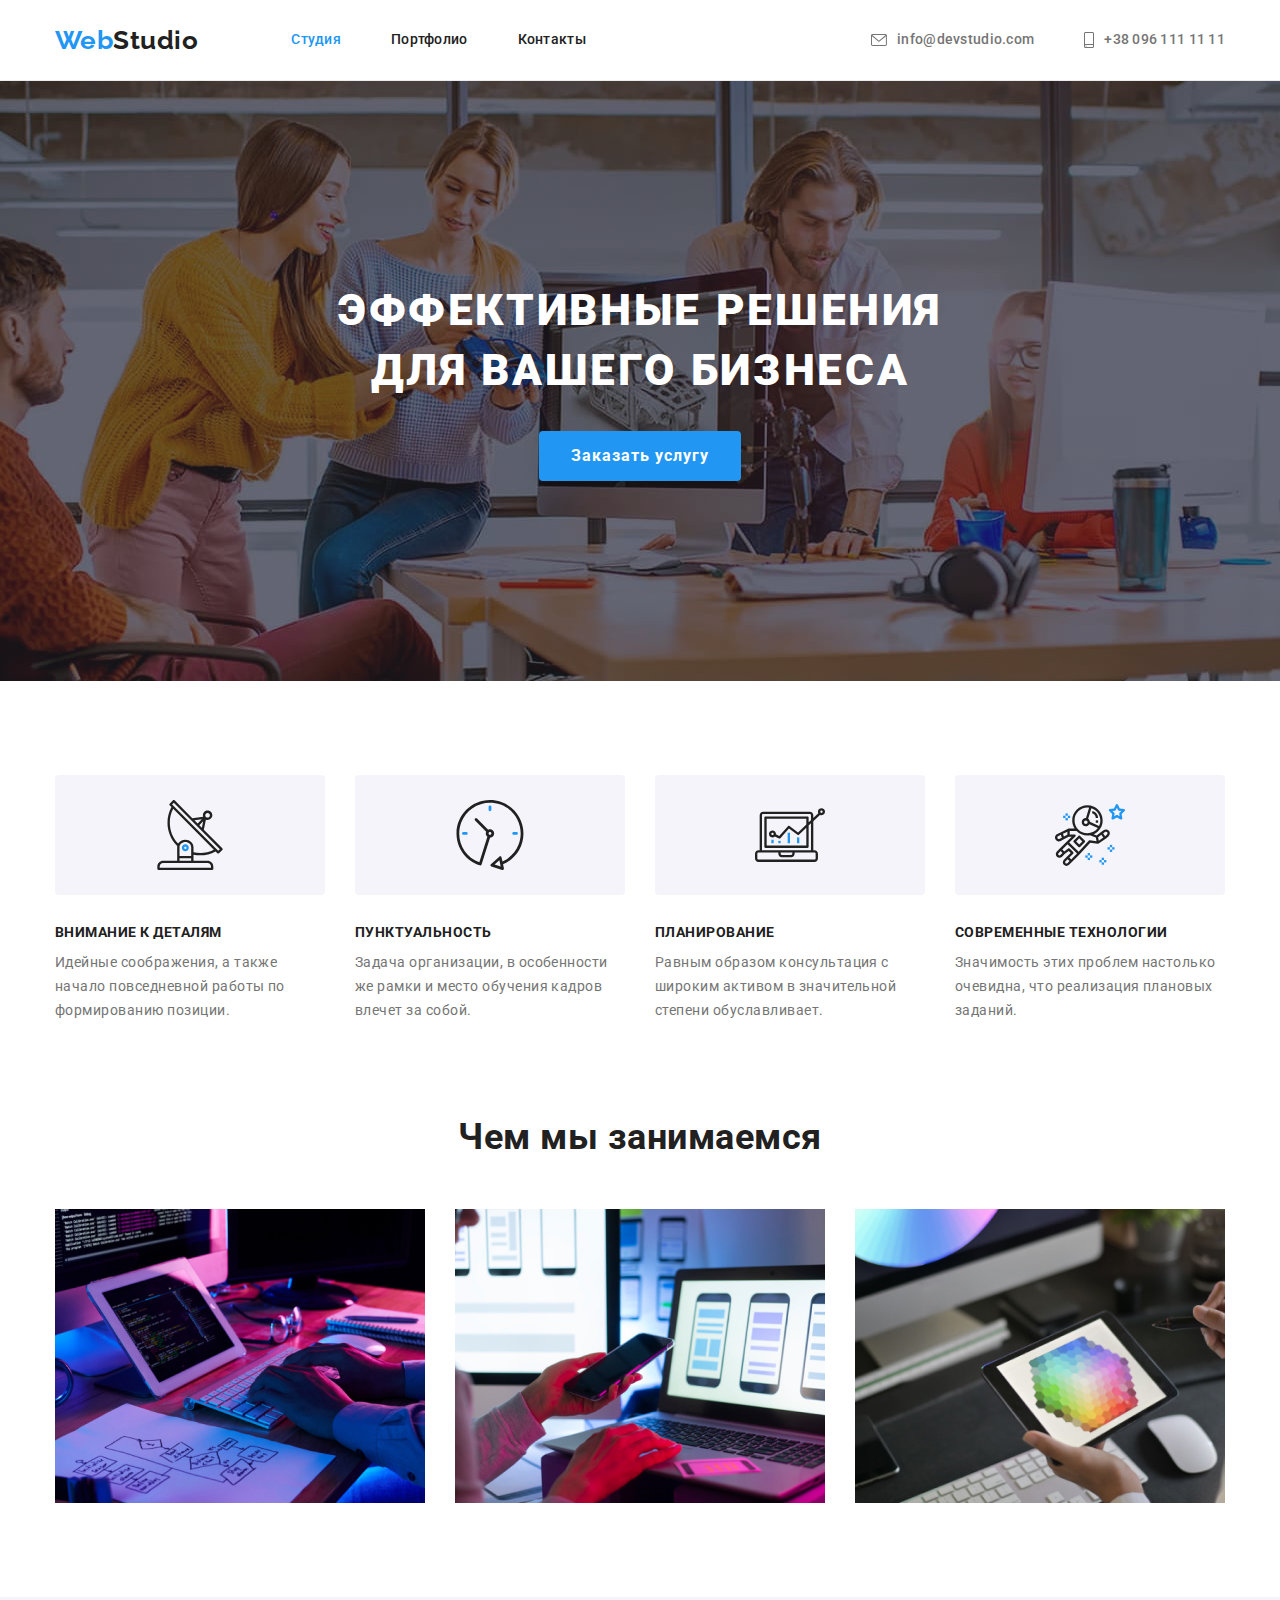
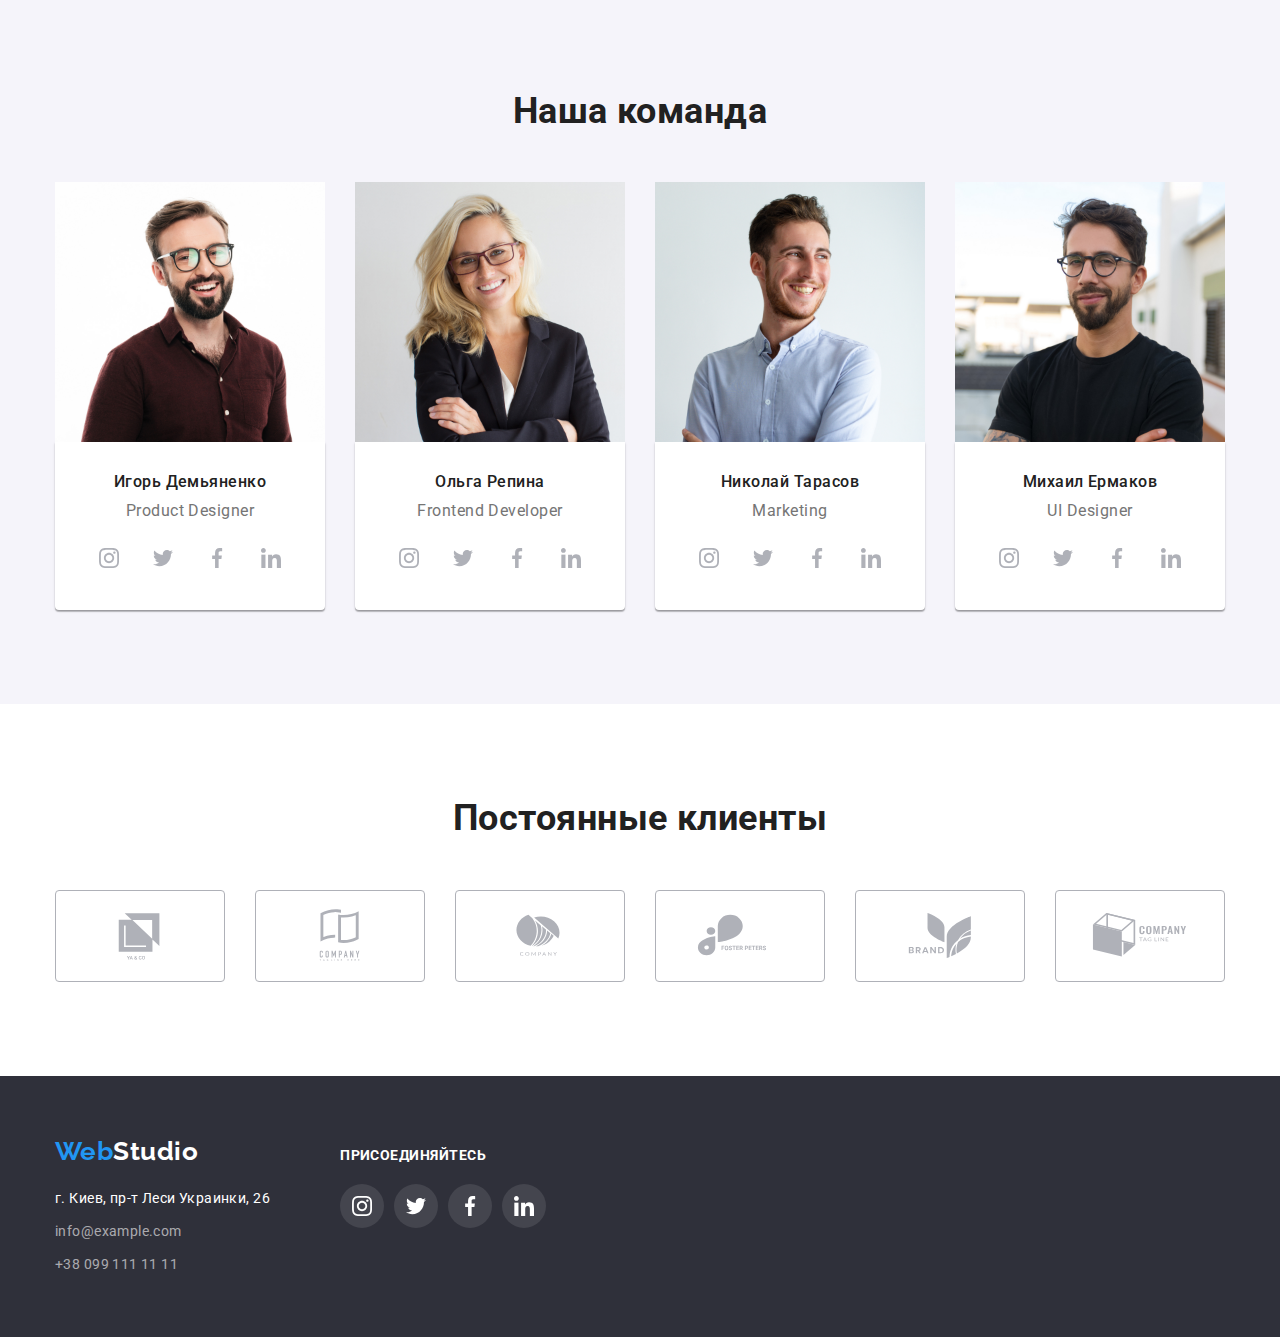
<file: index.html>
<!DOCTYPE html>
<html lang="ru">
<head>
  <meta charset="UTF-8" />
  <meta http-equiv="X-UA-Compatible" content="IE=edge" />
  <meta name="viewport" content="width=device-width, initial-scale=1.0" />
  <title>WebStudio</title>
  <link rel="preconnect" href="https://fonts.googleapis.com" />
  <link rel="preconnect" href="https://fonts.gstatic.com" crossorigin />
  <link href="https://fonts.googleapis.com/css2?family=Raleway:wght@700&family=Roboto:wght@400;500;700;900&display=swap"
    rel="stylesheet" />
  <link rel="stylesheet" href="https://cdnjs.cloudflare.com/ajax/libs/modern-normalize/1.1.0/modern-normalize.min.css" />
  <link rel="stylesheet" href="./css/styles.css" />
</head>
<body>
  <!-- Шапка сайта -->
  <header class="page-header">
    <div class="header-container container">
      <a href="/" class="logo header-logo-margin">Web<span class="header-logo">Studio</span></a>

      <!-- Навигация сайта -->
      <nav>
        <ul class="site-nav list">
          <li class="site-nav-item">
            <a href="./index.html" class="site-nav-link current">Студия</a>
          </li>
          <li class="site-nav-item">
            <a href="./portfolio.html" class="site-nav-link">Портфолио</a>
          </li>
          <li class="site-nav-item">
            <a href="" class="site-nav-link">Контакты</a>
          </li>
        </ul>
      </nav>

      <ul class="contacts-nav list">
        <li class="contacts-nav-item">
          <a href="mailto:info@devstudio.com" class="contacts-nav-link">
            <svg class="contacts-nav-icon" width="16" height="12">
              <use href="./images/icons.svg#envelope-icon"></use>
            </svg>
          info@devstudio.com</a>
        </li>
        <li class="contacts-nav-item">
          <a href="tel:+380961111111" class="contacts-nav-link">
            <svg class="contacts-nav-icon" width="10" height="16">
              <use href="./images/icons.svg#smartphone-icon"></use>
            </svg>
            +38 096 111 11 11</a>
        </li>
      </ul>
    </div>
  </header>
    
  <!-- Основная часть сайта -->
  <main>
    <!-- Герой -->
    <section class="hero overlay">
      <div class="container">
        <h1 class="hero-title">Эффективные решения для вашего бизнеса</h1>
        <button type="button" class="hero-button button">Заказать услугу</button>
      </div>
    </section>

    <!-- Особенности -->
    <section class="features section">
      <div class="container">
        <h2 class="features-title section-title visually-hidden">Особенности</h2>

        <ul class="features-list list">
          <li class="features-list-item">
            <div class="features-icon-bg">
              <svg class="antenna-icon" width="70" height="70">
                <use href="./images/icons.svg#antenna-icon"></use>
              </svg>
            </div>
            <h3 class="features-list-title">Внимание к деталям</h3>
            <p class="features-list-text">
              Идейные соображения, а также начало повседневной работы по формированию позиции.
            </p>
          </li>

          <li class="features-list-item">
            <div class="features-icon-bg">
              <svg class="clock-icon" width="70" height="70">
                <use href="./images/icons.svg#clock-icon"></use>
              </svg>
            </div>
            <h3 class="features-list-title">Пунктуальность</h3>
            <p class="features-list-text">
              Задача организации, в особенности же рамки и место обучения кадров влечет за собой.
            </p>
          </li>

          <li class="features-list-item">
            <div class="features-icon-bg">
              <svg class="diagram-icon" width="70" height="70">
                <use href="./images/icons.svg#diagram-icon"></use>
              </svg>
            </div>
            <h3 class="features-list-title">Планирование</h3>
            <p class="features-list-text">
              Равным образом консультация с широким активом в значительной степени обуславливает.
            </p>
          </li>

          <li class="features-list-item">
            <div class="features-icon-bg">
              <svg class="astronaut-icon" width="70" height="70">
                <use href="./images/icons.svg#astronaut-icon"></use>
              </svg>
            </div>
            <h3 class="features-list-title">Современные технологии</h3>
            <p class="features-list-text">
              Значимость этих проблем настолько очевидна, что реализация плановых заданий.
            </p>
          </li>
        </ul>
      </div>
    </section>
            
    <!-- Чем мы занимаемся -->      
    <section class="skills section no-padding">
      <div class="container">
        <h2 class="skills-title section-title">Чем мы занимаемся</h2>

        <ul class="skills-list list">
          <li class="skills-list-item">
            <img src="./images/work-1.jpg" 
              alt="Человек печатает на клавиатуре подключенной к планшету" 
              width="370"
              height="294" 
              class=skills-list-img />
          </li>

          <li class="skills-list-item">
            <img src="./images/work-2.jpg" 
              alt="Человек держит смартфон и работает за компьютером" 
              width="370"
              height="294"
              class=skills-list-img />
          </li>

          <li class="skills-list-item">
            <img src="./images/work-3.jpg" 
              alt="Человек работает с палитрой цветов на планшете" 
              width="370"
              height="294"
              class=skills-list-img />
          </li>
        </ul>
      </div>
    </section>

    <!-- Наша команда -->
    <section class="team section">
      <div class="container">
        <h2 class="team-title section-title">Наша команда</h2>

        <ul class="team-list list">
          <li class="team-list-item">
            <img src="./images/man-1.jpg" 
              alt="Мужчина в очках и бордовой рубашке" 
              width="270"
              height="260" 
              class="team-list-img" />
            <div class="team-card-container">
              <h3 class="team-card-title">Игорь Демьяненко</h3>
              <p class="team-card-text" lang="en">Product Designer</p>

              <ul class="team-social-list list">
                <li class="team-social-item">
                  <a href="" class="team-social-link" aria-label="Instagram">
                    <svg class="team-social-icon" width="20" height="20">
                      <use href="./images/icons.svg#instagram-icon"></use>
                    </svg>
                  </a>
                </li>
                <li class="team-social-item">
                  <a href="" class="team-social-link" aria-label="Twitter">
                    <svg class="team-social-icon" width="20" height="20">
                      <use href="./images/icons.svg#twitter-icon"></use>
                    </svg>
                  </a>
                </li>
                <li class="team-social-item">
                  <a href="" class="team-social-link" aria-label="Facebook">
                    <svg class="team-social-icon" width="20" height="20">
                      <use href="./images/icons.svg#facebook-icon"></use>
                    </svg>
                  </a>
                </li>
                <li class="team-social-item">
                  <a href="" class="team-social-link" aria-label="LinkedIn">
                    <svg class="team-social-icon" width="20" height="20">
                      <use href="./images/icons.svg#linkedin-icon"></use>
                    </svg>
                  </a>
                </li>
              </ul>
            </div>
          </li>

          <li class="team-list-item">
            <img src="./images/woman-2.jpg" 
              alt="Женщина в очках и пиджаке" 
              width="270"
              height="260"
              class="team-list-img" />
            <div class="team-card-container">
              <h3 class="team-card-title">Ольга Репина</h3>
              <p class="team-card-text" lang="en">Frontend Developer</p>

              <ul class="team-social-list list">
                <li class="team-social-item">
                  <a href="" class="team-social-link" aria-label="Instagram">
                    <svg class="team-social-icon" width="20" height="20">
                      <use href="./images/icons.svg#instagram-icon"></use>
                    </svg>
                  </a>
                </li>
                <li class="team-social-item">
                  <a href="" class="team-social-link" aria-label="Twitter">
                    <svg class="team-social-icon" width="20" height="20">
                      <use href="./images/icons.svg#twitter-icon"></use>
                    </svg>
                  </a>
                </li>
                <li class="team-social-item">
                  <a href="" class="team-social-link" aria-label="Facebook">
                    <svg class="team-social-icon" width="20" height="20">
                      <use href="./images/icons.svg#facebook-icon"></use>
                    </svg>
                  </a>
                </li>
                <li class="team-social-item">
                  <a href="" class="team-social-link" aria-label="LinkedIn">
                    <svg class="team-social-icon" width="20" height="20">
                      <use href="./images/icons.svg#linkedin-icon"></use>
                    </svg>
                  </a>
                </li>
              </ul>
            </div>
          </li>

          <li class="team-list-item">
            <img src="./images/man-3.jpg" 
              alt="Мужчина в голубой рубашке" 
              width="270"
              height="260"
              class="team-list-img" />
            <div class="team-card-container">
              <h3 class="team-card-title">Николай Тарасов</h3>
              <p class="team-card-text" lang="en">Marketing</p>

              <ul class="team-social-list list">
                <li class="team-social-item">
                  <a href="" class="team-social-link" aria-label="Instagram">
                    <svg class="team-social-icon" width="20" height="20">
                      <use href="./images/icons.svg#instagram-icon"></use>
                    </svg>
                  </a>
                </li>
                <li class="team-social-item">
                  <a href="" class="team-social-link" aria-label="Twitter">
                    <svg class="team-social-icon" width="20" height="20">
                      <use href="./images/icons.svg#twitter-icon"></use>
                    </svg>
                  </a>
                </li>
                <li class="team-social-item">
                  <a href="" class="team-social-link" aria-label="Facebook">
                    <svg class="team-social-icon" width="20" height="20">
                      <use href="./images/icons.svg#facebook-icon"></use>
                    </svg>
                  </a>
                </li>
                <li class="team-social-item">
                  <a href="" class="team-social-link" aria-label="LinkedIn">
                    <svg class="team-social-icon" width="20" height="20">
                      <use href="./images/icons.svg#linkedin-icon"></use>
                    </svg>
                  </a>
                </li>
              </ul>
            </div>
          </li>
          
          <li class="team-list-item">
            <img src="./images/man-4.jpg" 
              alt="Мужчина в очках и черной футболке" 
              width="270"
              height="260"
              class="team-list-img" />
            <div class="team-card-container">
              <h3 class="team-card-title">Михаил Ермаков</h3>
              <p class="team-card-text" lang="en">UI Designer</p>

              <ul class="team-social-list list">
                <li class="team-social-item">
                  <a href="" class="team-social-link" aria-label="Instagram">
                    <svg class="team-social-icon" width="20" height="20">
                      <use href="./images/icons.svg#instagram-icon"></use>
                    </svg>
                  </a>
                </li>
                <li class="team-social-item">
                  <a href="" class="team-social-link" aria-label="Twitter">
                    <svg class="team-social-icon" width="20" height="20">
                      <use href="./images/icons.svg#twitter-icon"></use>
                    </svg>
                  </a>
                </li>
                <li class="team-social-item">
                  <a href="" class="team-social-link" aria-label="Facebook">
                    <svg class="team-social-icon" width="20" height="20">
                      <use href="./images/icons.svg#facebook-icon"></use>
                    </svg>
                  </a>
                </li>
                <li class="team-social-item">
                  <a href="" class="team-social-link" aria-label="LinkedIn">
                    <svg class="team-social-icon" width="20" height="20">
                      <use href="./images/icons.svg#linkedin-icon"></use>
                    </svg>
                  </a>
                </li>
              </ul>
            </div>
          </li>
        </ul>
      </div>
    </section>

    <!-- Постоянные клиенты -->
    <section class="clients section">
      <div class="container">
        <h2 class="clients-title section-title">Постоянные клиенты</h2>

        <ul class="clients-list list">
          <li class="clients-list-item">
            <a href="" class="clients-list-link">
              <svg class="clients-list-icon" width="106" height="60">
                <use href="./images/icons.svg#logo-company-1"></use>
              </svg>
            </a>
          </li>
          <li class="clients-list-item">
            <a href="" class="clients-list-link">
              <svg class="clients-list-icon" width="106" height="60">
                <use href="./images/icons.svg#logo-company-2"></use>
              </svg>
            </a>
          </li>
          <li class="clients-list-item">
            <a href="" class="clients-list-link">
              <svg class="clients-list-icon" width="106" height="60">
                <use href="./images/icons.svg#logo-company-3"></use>
              </svg>
            </a>
          </li>
          <li class="clients-list-item">
            <a href="" class="clients-list-link">
              <svg class="clients-list-icon" width="106" height="60">
                <use href="./images/icons.svg#logo-company-4"></use>
              </svg>
            </a>
          </li>
          <li class="clients-list-item">
            <a href="" class="clients-list-link">
              <svg class="clients-list-icon" width="106" height="60">
                <use href="./images/icons.svg#logo-company-5"></use>
              </svg>
            </a>
          </li>
          <li class="clients-list-item">
            <a href="" class="clients-list-link">
              <svg class="clients-list-icon" width="106" height="60">
                <use href="./images/icons.svg#logo-company-6"></use>
              </svg>
            </a>
          </li>
        </ul>
      </div>
    </section>
  </main>

  <!-- Подвал сайта-->
  <footer class="footer">
    <div class="footer-container container">
      <div class="address-connect">
        <a href="/" class="logo footer-logo-margin">Web<span class="footer-logo">Studio</span></a>
        <address>

          <ul class="address-list list">
            <li class="address-list-item">
              <a href="https://goo.gl/maps/LnpC9YfZU35sji429" 
                target="_blank" 
                rel="noopener noreferrer nofollow"
                class="address-list-link map">г. Киев, пр-т Леси Украинки, 26
              </a>
            </li>
            <li class="address-list-item">
              <a href="mailto:info@example.com" class="address-list-link">info@example.com</a>
            </li>
            <li class="address-list-item">
              <a href="tel:+380991111111" class="address-list-link">+38 099 111 11 11</a>
            </li>
          </ul>
        </address>
      </div>

      <div class="footer-connect">
        <p class="footer-connect-text">присоединяйтесь</p>
        <ul class="footer-connect-list list">
          <li class="footer-connect-item">
            <a href="" class="footer-connect-link" aria-label="Instagram">
              <svg class="footer-connect-icon" width="20" height="20">
                <use href="./images/icons.svg#instagram-icon"></use>
              </svg>
            </a>
          </li>
          <li class="footer-connect-item">
            <a href="" class="footer-connect-link" aria-label="Twitter">
              <svg class="footer-connect-icon" width="20" height="20">
                <use href="./images/icons.svg#twitter-icon"></use>
              </svg>
            </a>
          </li>
          <li class="footer-connect-item">
            <a href="" class="footer-connect-link" aria-label="Facebook">
              <svg class="footer-connect-icon" width="20" height="20">
                <use href="./images/icons.svg#facebook-icon"></use>
              </svg>
            </a>
          </li>
          <li class="footer-connect-item">
            <a href="" class="footer-connect-link" aria-label="LinkedIn">
              <svg class="footer-connect-icon" width="20" height="20">
                <use href="./images/icons.svg#linkedin-icon"></use>
              </svg>
            </a>
          </li>
        </ul>
      </div>
    </div>
  </footer>
</body>
</html>
</file>
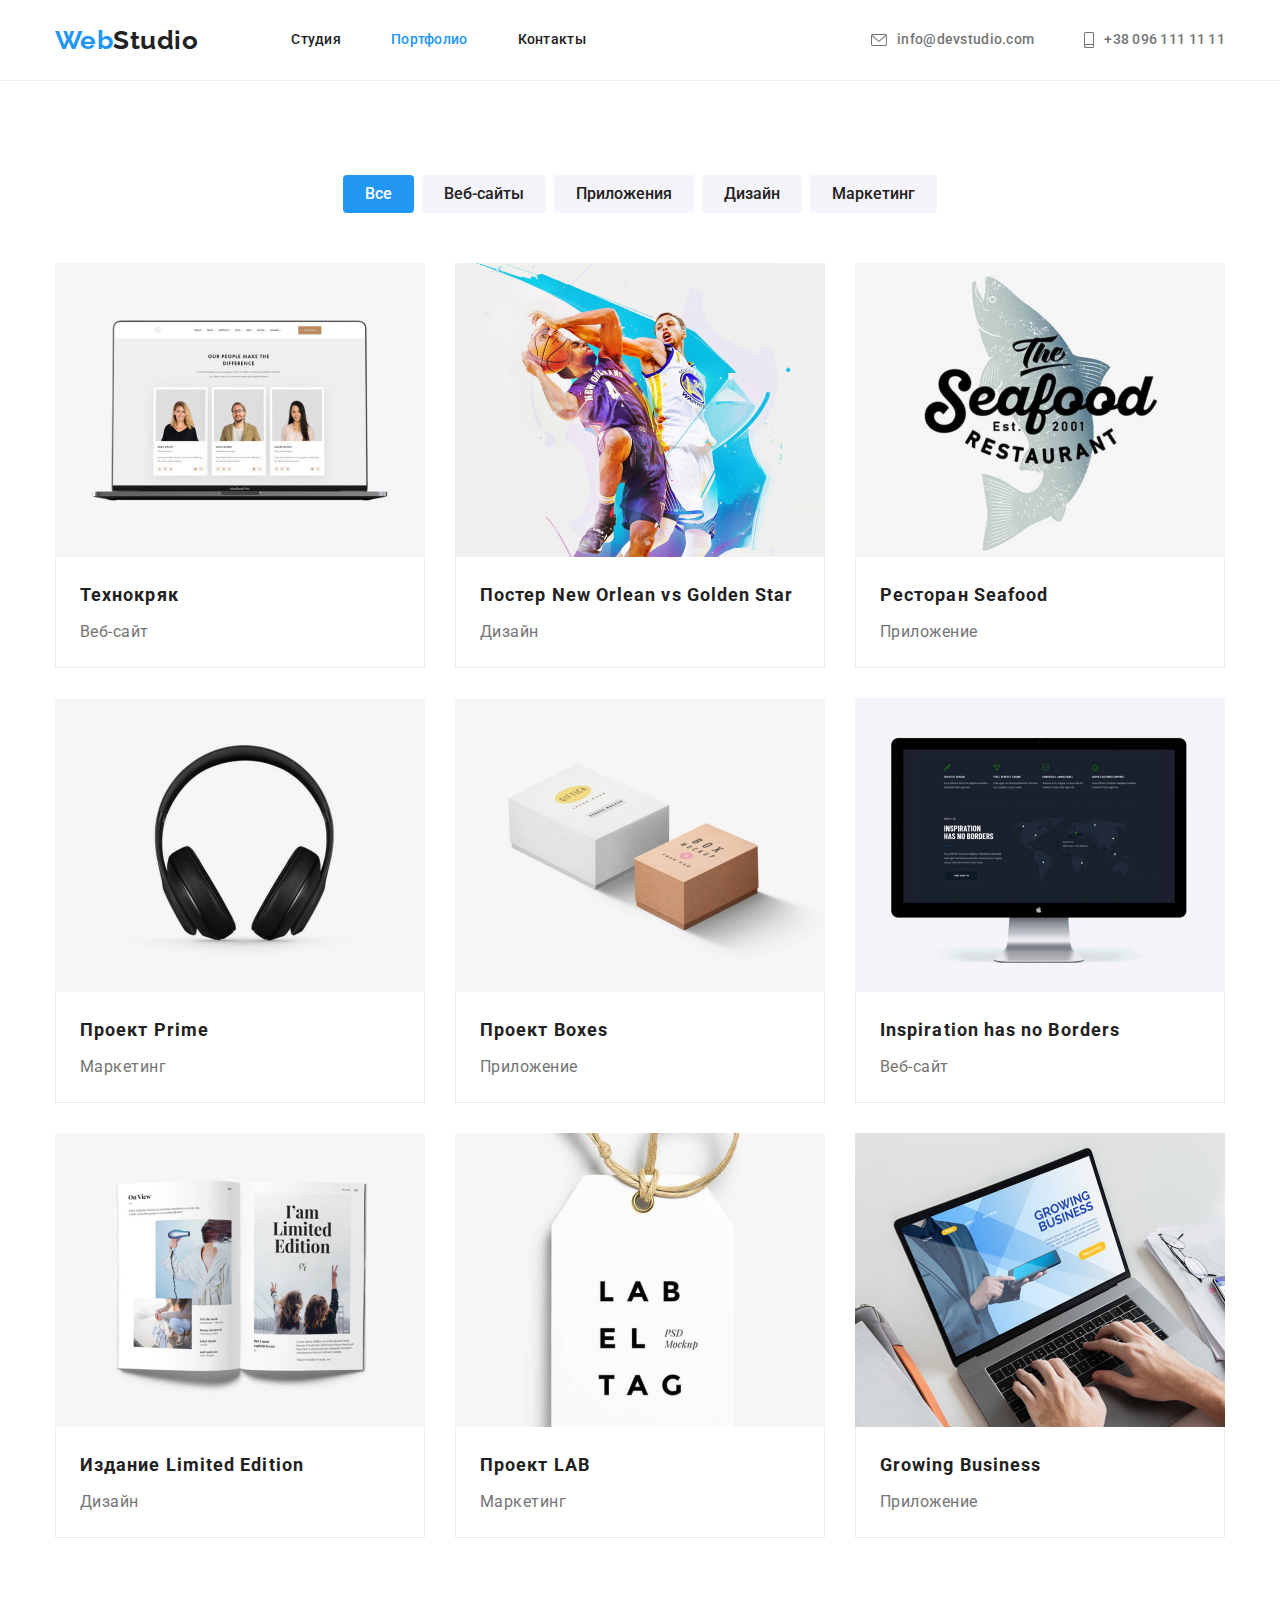
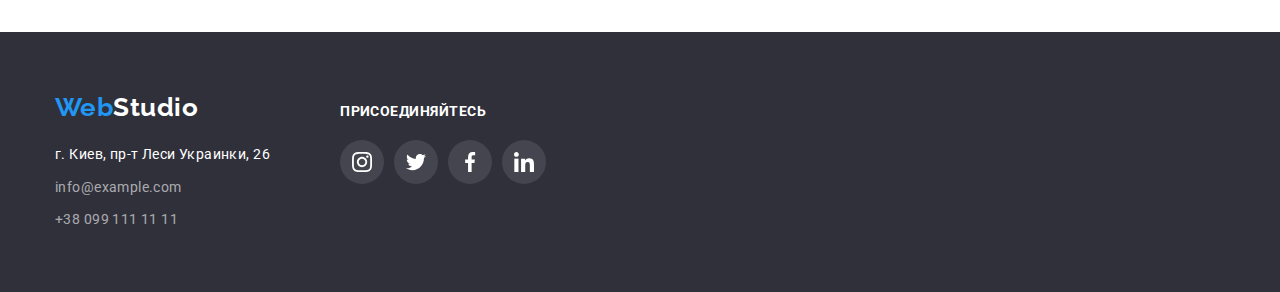
<file: portfolio.html>
<!DOCTYPE html>
<html lang="ru">
<head>
  <meta charset="UTF-8" />
  <meta http-equiv="X-UA-Compatible" content="IE=edge" />
  <meta name="viewport" content="width=device-width, initial-scale=1.0" />
  <title>Portfolio</title>
  <link rel="preconnect" href="https://fonts.googleapis.com" />
  <link rel="preconnect" href="https://fonts.gstatic.com" crossorigin />
  <link href="https://fonts.googleapis.com/css2?family=Raleway:wght@700&family=Roboto:wght@400;500;700;900&display=swap"
    rel="stylesheet" />
  <link rel="stylesheet" href="https://cdnjs.cloudflare.com/ajax/libs/modern-normalize/1.1.0/modern-normalize.min.css" />
  <link rel="stylesheet" href="./css/styles.css" />
</head>
<body>
  <!-- Шапка сайта -->
  <header class="page-header">
    <div class="header-container container">
      <a href="/" class="logo header-logo-margin">Web<span class="header-logo">Studio</span></a>
  
      <!-- Навигация сайта -->
      <nav>
        <ul class="site-nav list">
          <li class="site-nav-item">
            <a href="./index.html" class="site-nav-link">Студия</a>
          </li>
          <li class="site-nav-item">
            <a href="./portfolio.html" class="site-nav-link current">Портфолио</a>
          </li>
          <li class="site-nav-item">
            <a href="" class="site-nav-link">Контакты</a>
          </li>
        </ul>
      </nav>
  
      <ul class="contacts-nav list">
        <li class="contacts-nav-item">
          <a href="mailto:info@devstudio.com" class="contacts-nav-link">
            <svg class="contacts-nav-icon" width="16" height="12">
              <use href="./images/icons.svg#envelope-icon"></use>
            </svg>
            info@devstudio.com</a>
        </li>
        <li class="contacts-nav-item">
          <a href="tel:+380961111111" class="contacts-nav-link">
            <svg class="contacts-nav-icon" width="10" height="16">
              <use href="./images/icons.svg#smartphone-icon"></use>
            </svg>
            +38 096 111 11 11</a>
        </li>
      </ul>
    </div>
  </header>
  
  <!-- Основная часть сайта -->
  <main>
    <!-- Примеры работ -->
    <section class="portfolio section">
      <div class="container">
        <h1 class="portfolio-title section-title visually-hidden">Примеры работ</h1>
        
        <ul class="portfolio-filter-list list">
          <li class="portfolio-filter-list-item"><button type="button" class="portfolio-filter-button button current-button">Все</button></li>
          <li class="portfolio-filter-list-item"><button type="button" class="portfolio-filter-button button">Веб-сайты</button></li>
          <li class="portfolio-filter-list-item"><button type="button" class="portfolio-filter-button button">Приложения</button></li>
          <li class="portfolio-filter-list-item"><button type="button" class="portfolio-filter-button button">Дизайн</button></li>
          <li class="portfolio-filter-list-item"><button type="button" class="portfolio-filter-button button">Маркетинг</button></li>
        </ul>
        
        <ul class="work-examples-list list">
          <li class="work-examples-list-item">
            <a href="" class="work-examples-link">
              <img src="./images/website-1.jpg" 
                alt="Ноутбук с открытым сайтом" 
                width="370" 
                height="294"
                class="work-examples-list-img" />
              <div class="work-examples-card-container">
                <h2 class="work-examples-card-title">Технокряк</h2>
                <p class="work-examples-card-text">Веб-сайт</p>
              </div>
            </a>
          </li>

          <li class="work-examples-list-item">
            <a href="" class="work-examples-link">
              <img src="./images/design-1.jpg" 
                alt="Баскетболисты" 
                width="370" 
                height="294"
                class="work-examples-list-img" />
              <div class="work-examples-card-container">
                <h2 class="work-examples-card-title">Постер <span lang="en">New Orlean vs Golden Star</span></h2>
                <p class="work-examples-card-text">Дизайн</p>
              </div>
            </a>
          </li>

          <li class="work-examples-list-item">
            <a href="" class="work-examples-link">
              <img src="./images/application-1.jpg" 
                alt="Лого ресторана" 
                width="370" 
                height="294"
                class="work-examples-list-img" />
              <div class="work-examples-card-container">
                <h2 class="work-examples-card-title">Ресторан <span lang="en">Seafood</span></h2>
                <p class="work-examples-card-text">Приложение</p>
              </div>
            </a>
          </li>

          <li class="work-examples-list-item">
            <a href="" class="work-examples-link">
              <img src="./images/marketing-1.jpg" 
                alt="Наушники"
                width="370"
                height="294"
                class="work-examples-list-img" />
              <div class="work-examples-card-container">
                <h2 class="work-examples-card-title">Проект <span lang="en">Prime</span></h2>
                <p class="work-examples-card-text">Маркетинг</p>
              </div>
            </a>
          </li>

          <li class="work-examples-list-item">
            <a href="" class="work-examples-link">
              <img src="./images/application-2.jpg"   
                alt="Две коробки" 
                width="370" 
                height="294"
                class="work-examples-list-img" />
              <div class="work-examples-card-container">
                <h2 class="work-examples-card-title">Проект <span lang="en">Boxes</span></h2>
                <p class="work-examples-card-text">Приложение</p>
              </div>
            </a>
          </li>

          <li class="work-examples-list-item">
            <a href="" class="work-examples-link">
              <img src="./images/website-2.jpg" 
                alt="Монитор"
                width="370" 
                height="294"
                class="work-examples-list-img" />
              <div class="work-examples-card-container">
                <h2 class="work-examples-card-title" lang="en">Inspiration has no Borders</h2>
                <p class="work-examples-card-text">Веб-сайт</p>
              </div>
            </a>
          </li>

          <li class="work-examples-list-item">
            <a href="" class="work-examples-link">
              <img src="./images/design-2.jpg" 
                alt="Открытая книга"
                width="370" 
                height="294"
                class="work-examples-list-img" />
              <div class="work-examples-card-container">
                <h2 class="work-examples-card-title">Издание <span lang="en">Limited Edition</span></h2>
                <p class="work-examples-card-text">Дизайн</p>
              </div>
            </a>
          </li>

          <li class="work-examples-list-item">
            <a href="" class="work-examples-link">
              <img src="./images/marketing-2.jpg" 
                alt="Картонный ярлык"
                width="370" 
                height="294"
                class="work-examples-list-img" />
              <div class="work-examples-card-container">
                <h2 class="work-examples-card-title">Проект <span lang="en">LAB</span></h2>
                <p class="work-examples-card-text">Маркетинг</p>
              </div>
            </a>
          </li>

          <li class="work-examples-list-item">
            <a href="" class="work-examples-link">
              <img src="./images/application-3.jpg" 
                alt="Человек работает за ноутбуком"
                width="370" 
                height="294"
                class="work-examples-list-img" />
              <div class="work-examples-card-container">
                <h2 class="work-examples-card-title" lang="en">Growing Business</h2>
                <p class="work-examples-card-text">Приложение</p>
              </div>
            </a>
          </li>
        </ul>
      </div>
    </section>
  </main>

  <!-- Подвал сайта-->
  <footer class="footer">
    <div class="footer-container container">
      <div class="address-connect">
        <a href="/" class="logo footer-logo-margin">Web<span class="footer-logo">Studio</span></a>
        <address>
    
          <ul class="address-list list">
            <li class="address-list-item">
              <a href="https://goo.gl/maps/LnpC9YfZU35sji429" target="_blank" rel="noopener noreferrer nofollow"
                class="address-list-link map">г. Киев, пр-т Леси Украинки, 26
              </a>
            </li>
            <li class="address-list-item">
              <a href="mailto:info@example.com" class="address-list-link">info@example.com</a>
            </li>
            <li class="address-list-item">
              <a href="tel:+380991111111" class="address-list-link">+38 099 111 11 11</a>
            </li>
          </ul>
        </address>
      </div>
  
      <div class="footer-connect">
        <p class="footer-connect-text">присоединяйтесь</p>
        <ul class="footer-connect-list list">
          <li class="footer-connect-item">
            <a href="" class="footer-connect-link" aria-label="Instagram">
              <svg class="footer-connect-icon" width="20" height="20">
                <use href="./images/icons.svg#instagram-icon"></use>
              </svg>
            </a>
          </li>
          <li class="footer-connect-item">
            <a href="" class="footer-connect-link" aria-label="Twitter">
              <svg class="footer-connect-icon" width="20" height="20">
                <use href="./images/icons.svg#twitter-icon"></use>
              </svg>
            </a>
          </li>
          <li class="footer-connect-item">
            <a href="" class="footer-connect-link" aria-label="Facebook">
              <svg class="footer-connect-icon" width="20" height="20">
                <use href="./images/icons.svg#facebook-icon"></use>
              </svg>
            </a>
          </li>
          <li class="footer-connect-item">
            <a href="" class="footer-connect-link" aria-label="LinkedIn">
              <svg class="footer-connect-icon" width="20" height="20">
                <use href="./images/icons.svg#linkedin-icon"></use>
              </svg>
            </a>
          </li>
        </ul>
      </div>
    </div>
  </footer>
</body>
</html>
</file>
<file: css/styles.css>
:root {
  --primary-text-color: #757575;
  --secondary-text-color: #ffffff;
  --title-text-color: #212121;
  --accent-color: #2196f3;
  --primary-bg-color: #ffffff;
  --secondary-bg-color: #f5f4fa;
  --footer-bg-color: #2f303a;
  --hero-button-hover: #188ce8;
  --social-link-color: #afb1b8;
  --card-set-gap: 30px;
}

p,
h1,
h2,
h3,
h4,
h5,
h6 {
  padding-top: 0;
  padding-bottom: 0;
  margin-top: 0;
  margin-bottom: 0;
}

img {
  display: block;
  max-width: 100%;
}

body {
  background-color: var(--primary-bg-color);
  color: var(--primary-text-color);
  font-family: Roboto, sans-serif;
  letter-spacing: 0.03em;
}

.list {
  list-style: none;
  padding: 0;
  margin: 0;
}

.container {
  width: 1200px;
  padding-left: 15px;
  padding-right: 15px;
  margin-left: auto;
  margin-right: auto;
  /* outline: 2px solid salmon; */
}

/* -------------------------------- Header -------------------------------- */

.header-container {
  display: flex;
  align-items: center;
}

.page-header {
  border-bottom: 1px solid #ececec;
}

.logo {
  display: inline-block;

  font-family: Raleway, sans-serif;
  font-weight: 700;
  font-size: 26px;
  line-height: 1.19;
  text-decoration: none;
  color: var(--accent-color);
}

.header-logo-margin {
  padding-top: 24px;
  padding-bottom: 24px;
  margin-right: 93px;
}

.header-logo {
  color: var(--title-text-color);
}

.visually-hidden {
  position: absolute;
  clip: rect(0 0 0 0);
  width: 1px;
  height: 1px;
  margin: -1px;
}

/* -------------------------------- Site nav -------------------------------- */

.site-nav {
  display: flex;
}

.site-nav-item:not(:last-child) {
  margin-right: 50px;
}

.site-nav-link {
  display: block;
  padding-top: 32px;
  padding-bottom: 32px;

  color: var(--title-text-color);
  font-weight: 500;
  font-size: 14px;
  line-height: 1.14;
  letter-spacing: 0.02em;
  text-decoration: none;
}

.site-nav-link:hover,
.site-nav-link:focus {
  color: var(--accent-color);
}

.site-nav-link.current {
  color: var(--accent-color);
}

/* -------------------------------- Contacts nav -------------------------------- */

.contacts-nav {
  display: flex;
  margin-left: auto;
}

.contacts-nav-item:not(:last-child) {
  margin-right: 50px;
}

.contacts-nav-link {
  display: flex;
  padding-top: 32px;
  padding-bottom: 32px;
  align-items: center;

  color: var(--primary-text-color);
  font-weight: 500;
  font-size: 14px;
  line-height: 1.14;
  letter-spacing: 0.02em;
  text-decoration: none;
}

.contacts-nav-icon {
  margin-right: 10px;
  fill: currentColor;
}

.contacts-nav-link:hover,
.contacts-nav-link:focus {
  color: var(--accent-color);
}

/* -------------------------------- Hero -------------------------------- */

.hero {
  padding-top: 200px;
  padding-bottom: 200px;

  text-align: center;
}

.overlay {
  max-width: 1600px;
  height: 600px;
  margin-left: auto;
  margin-right: auto;
  background-image: linear-gradient(
      rgba(47, 48, 58, 0.4),
      rgba(47, 48, 58, 0.4)
    ),
    url(../images/hero-bg.jpg);
  background-repeat: no-repeat;
  background-position: center;
  background-size: cover;
  background-color: var(--footer-bg-color);
}

.hero-title {
  width: 696px;
  margin: 0 auto;
  margin-bottom: 30px;

  color: var(--secondary-text-color);
  font-weight: 900;
  font-size: 44px;
  line-height: 1.36;
  letter-spacing: 0.06em;
  text-transform: uppercase;
}

/* -------------------------------- Section -------------------------------- */

.section {
  padding-top: 94px;
  padding-bottom: 94px;
}

.section.no-padding {
  padding-top: 0;
  padding-bottom: 94px;
}

.section-title {
  margin-bottom: 0;

  color: var(--title-text-color);
  font-weight: 700;
  font-size: 36px;
  line-height: 1.16;
  text-align: center;
}

/* -------------------------------- Features -------------------------------- */

.features-list {
  display: flex;
  flex-wrap: wrap;
  justify-content: center;
  align-items: center;
  margin-left: calc(-1 * var(--card-set-gap));
}

.features-list-item {
  flex-basis: calc(100% / 4 - var(--card-set-gap));
  margin-left: var(--card-set-gap);
}

.features-icon-bg {
  display: flex;
  justify-content: center;
  align-items: center;

  width: 270px;
  height: 120px;
  margin-bottom: var(--card-set-gap);
  border-radius: 4px;
  background-color: var(--secondary-bg-color);
}

.antenna-icon {
  display: flex;
  justify-content: center;
  align-items: center;
}

.features-list-title {
  margin-bottom: 10px;

  color: var(--title-text-color);
  font-weight: 700;
  font-size: 14px;
  line-height: 1.14;
  text-transform: uppercase;
}

.features-list-text {
  font-weight: 400;
  font-size: 14px;
  line-height: 1.71;
}

/* -------------------------------- Skills -------------------------------- */

.skills-list {
  display: flex;
  flex-wrap: wrap;
  justify-content: center;
  margin-left: calc(-1 * var(--card-set-gap));
}

.skills-list-item {
  flex-basis: calc(100% / 3 - var(--card-set-gap));
  margin-left: var(--card-set-gap);
}

.skills-title {
  margin-bottom: 50px;
}

/* -------------------------------- Team -------------------------------- */

.team {
  background-color: var(--secondary-bg-color);
}

.team-title {
  margin-bottom: 50px;
}

.team-list {
  display: flex;
  flex-wrap: wrap;
  justify-content: center;
  margin-left: calc(-1 * var(--card-set-gap));
}

.team-list-item {
  flex-basis: calc(100% / 4 - var(--card-set-gap));
  margin-left: var(--card-set-gap);
}

.team-card-container {
  padding: 30px 32px;
  border-radius: 0px 0px 4px 4px;

  background-color: var(--primary-bg-color);
  box-shadow: 0px 1px 3px rgba(0, 0, 0, 0.12), 0px 1px 1px rgba(0, 0, 0, 0.14),
    0px 2px 1px rgba(0, 0, 0, 0.2);
  text-align: center;
}

.team-card-title {
  margin-bottom: 10px;

  color: var(--title-text-color);
  font-weight: 500;
  font-size: 16px;
  line-height: 1.19;
}

.team-card-text {
  margin-bottom: 16px;

  font-weight: 400;
  font-size: 16px;
  line-height: 1.19;
}

.team-social-list {
  display: flex;
  justify-content: center;
  align-items: center;
}

.team-social-item + .team-social-item {
  margin-left: 10px;
}

.team-social-link {
  display: flex;
  justify-content: center;
  align-items: center;

  width: 44px;
  height: 44px;
  background-color: transparent;
  border-radius: 50%;
  color: var(--social-link-color);
}

.team-social-icon {
  fill: currentColor;
}

.team-social-link:hover,
.team-social-link:focus {
  background-color: var(--accent-color);
  color: var(--secondary-text-color);
}

/* -------------------------------- Clients -------------------------------- */

.clients-title {
  margin-bottom: 50px;
}

.clients-list {
  display: flex;
  justify-content: center;
  align-items: center;
}

.clients-list-item + .clients-list-item {
  margin-left: var(--card-set-gap);
}

.clients-list-link {
  display: flex;
  justify-content: center;
  align-items: center;

  width: 170px;
  height: 92px;
  border: 1px solid var(--social-link-color);
  box-sizing: border-box;
  border-radius: 4px;
  color: var(--social-link-color);
}

.clients-list-icon {
  fill: currentColor;
}

.clients-list-link:hover,
.clients-list-link:focus {
  color: var(--accent-color);
  border-color: var(--accent-color);
}

/* -------------------------------- Footer -------------------------------- */

.footer {
  padding-top: 60px;
  padding-bottom: 60px;

  background-color: var(--footer-bg-color);
}

.footer-container {
  display: flex;
  align-items: baseline;
}

.footer-logo-margin {
  margin-bottom: 20px;
}

.footer-logo {
  color: var(--secondary-text-color);
}

.address-list-item:not(:last-child) {
  display: block;
  margin-bottom: 9px;
}

.address-list-link {
  color: rgba(255, 255, 255, 0.6);
  font-family: Roboto;
  font-style: normal;
  font-size: 14px;
  line-height: 1.71;
  letter-spacing: 0.03em;
  text-decoration: none;
}

.address-list-link.map {
  color: var(--secondary-text-color);
}

.address-list-link:hover,
.address-list-link:focus {
  color: var(--accent-color);
}

.footer-connect {
  margin-left: 70px;
}

.footer-connect-text {
  margin-bottom: 20px;

  font-weight: 700;
  font-size: 14px;
  line-height: 1.14;
  text-transform: uppercase;
  color: var(--secondary-text-color);
}

.footer-connect-list {
  display: flex;
  flex-wrap: wrap;
}

.footer-connect-item + .footer-connect-item {
  margin-left: 10px;
}

.footer-connect-link {
  display: flex;
  justify-content: center;
  align-items: center;

  width: 44px;
  height: 44px;
  border-radius: 50%;
  background-color: rgba(255, 255, 255, 0.1);
  color: var(--secondary-text-color);
}

.footer-connect-icon {
  fill: currentColor;
}

.footer-connect-link:hover,
.footer-connect-link:focus {
  background-color: var(--accent-color);
}

/* -------------------------------- Buttons -------------------------------- */

.button {
  display: inline-block;

  border: none;
  border-radius: 4px;
  color: var(--title-text-color);
  background-color: var(--secondary-bg-color);
  font-family: inherit;
  align-items: center;
  text-align: center;

  cursor: pointer;
}

.hero-button {
  min-width: 200px;
  padding: 10px 32px;

  color: var(--secondary-text-color);
  background-color: var(--accent-color);
  font-weight: 700;
  font-size: 16px;
  line-height: 1.87;
  letter-spacing: 0.06em;
  box-shadow: 0px 4px 4px rgba(0, 0, 0, 0.15);
}

.hero-button:hover {
  background-color: var(--hero-button-hover);
}

.portfolio-filter-button {
  padding: 6px 22px;

  font-weight: 500;
  font-size: 16px;
  line-height: 1.62;
}

.current-button {
  background-color: var(--accent-color);
  color: var(--secondary-text-color);
}

/* -------------------------------- Portfolio -------------------------------- */

.portfolio-filter-list {
  display: flex;
  flex-wrap: wrap;
  justify-content: center;
  margin-bottom: 50px;
}

.portfolio-filter-list-item + .portfolio-filter-list-item {
  margin-left: 8px;
}

.portfolio-filter-button:hover,
.portfolio-filter-button:focus {
  color: var(--secondary-text-color);
  background-color: var(--accent-color);
  box-shadow: 0px 3px 1px rgba(0, 0, 0, 0.1), 0px 1px 2px rgba(0, 0, 0, 0.08),
    0px 2px 2px rgba(0, 0, 0, 0.12);
}

.work-examples-list {
  display: flex;
  flex-wrap: wrap;
  margin-top: calc(-1 * var(--card-set-gap));
  margin-left: calc(-1 * var(--card-set-gap));
}

.work-examples-list-item {
  flex-basis: calc(100% / 3 - var(--card-set-gap));
  margin-top: var(--card-set-gap);
  margin-left: var(--card-set-gap);
}

.work-examples-link {
  display: block;
  text-decoration: none;
}

.work-examples-link:hover,
.work-examples-link:focus {
  box-shadow: 0px 1px 1px rgba(0, 0, 0, 0.12), 0px 4px 4px rgba(0, 0, 0, 0.06),
    1px 4px 6px rgba(0, 0, 0, 0.16);
}

.work-examples-card-container {
  padding: 20px 24px;

  border: 1px solid #eeeeee;
  border-top: 0;
  box-sizing: border-box;
}

.work-examples-card-title {
  margin-bottom: 4px;

  color: var(--title-text-color);
  font-weight: 700;
  font-size: 18px;
  line-height: 2;
  letter-spacing: 0.06em;
}

.work-examples-card-text {
  color: var(--primary-text-color);
  font-weight: 400;
  font-size: 16px;
  line-height: 1.87;
}
</file>
